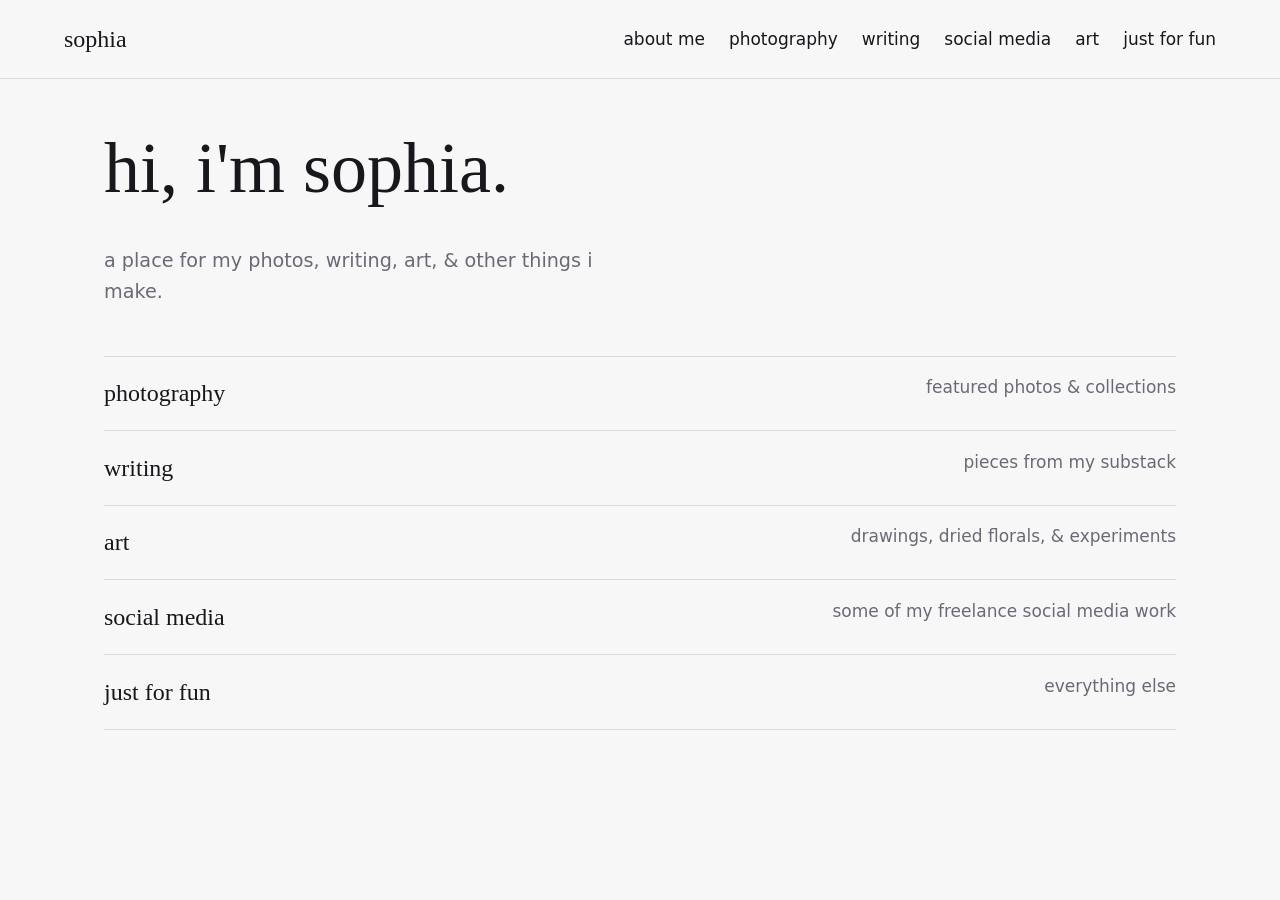
<file: index.html>
<!doctype html>
<html lang="en">
<head>
<meta charset="utf-8">
<meta name="viewport" content="width=device-width, initial-scale=1">
<title>sophia</title>
<link rel="stylesheet" href="css/style.css">
<script src="js/data.js"></script>
<script src="js/components.js"></script>
</head>
<body data-page="">
<site-header></site-header>
<main>
<h1>hi, i'm sophia.</h1>
<p class="lead">a place for my photos, writing, art, & other things i make.</p>
<div class="sections">
<a href="photography.html"><strong>photography</strong><span>featured photos & collections</span></a>
<a href="writing.html"><strong>writing</strong><span>pieces from my substack</span></a>
<a href="art.html"><strong>art</strong><span>drawings, dried florals, & experiments</span></a>
<a href="social-media.html"><strong>social media</strong><span>some of my freelance social media work</span></a>
<a href="just-for-fun.html"><strong>just for fun</strong><span>everything else</span></a>
</div>
</main>
<site-footer></site-footer>
</body>
</html>
</file>
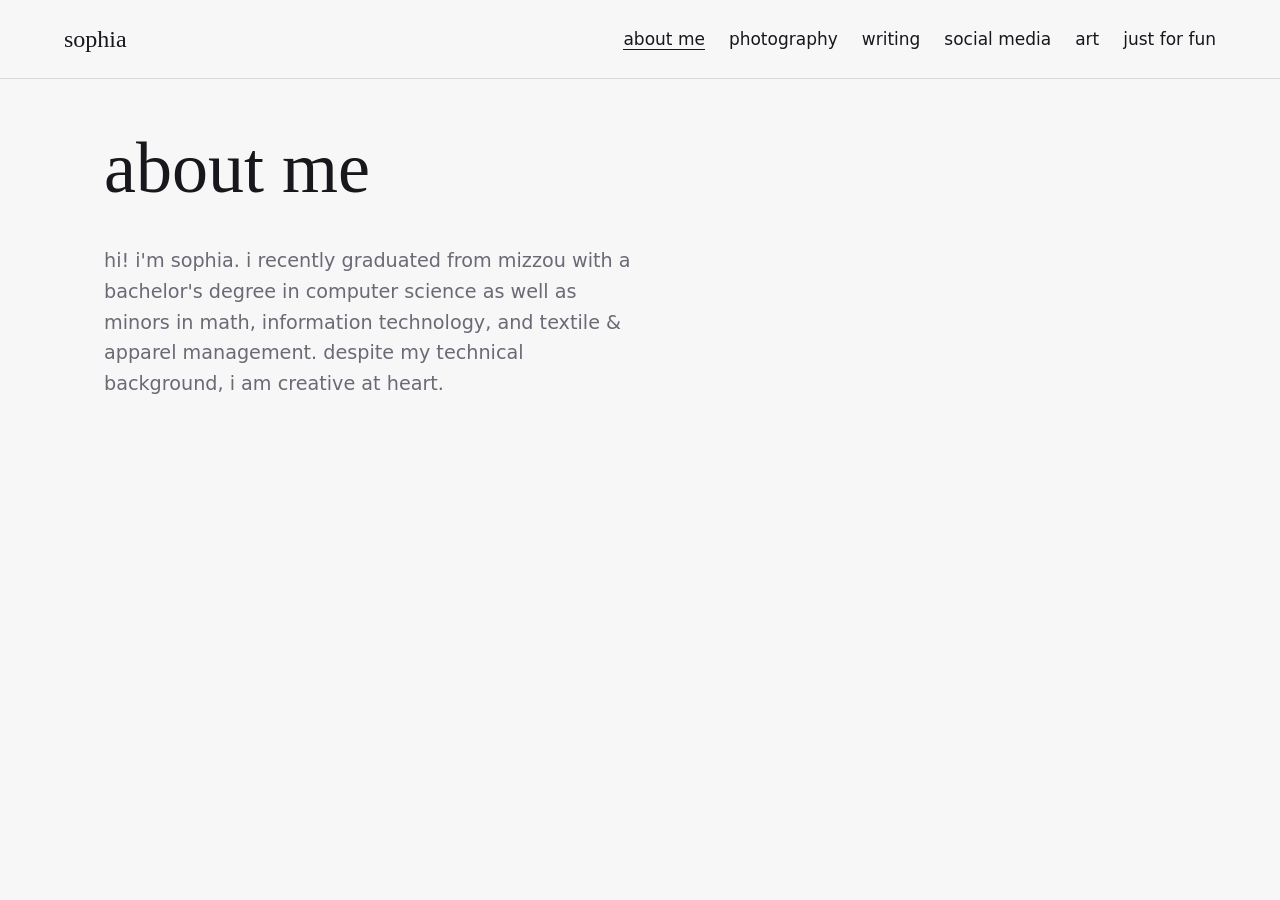
<file: about.html>
<!doctype html>
<html lang="en">
<head>
<meta charset="utf-8">
<meta name="viewport" content="width=device-width, initial-scale=1">
<title>about me</title>
<link rel="stylesheet" href="css/style.css">
<script src="js/data.js"></script>
<script src="js/components.js"></script>
</head>
<body data-page="">
<site-header></site-header>
<main>
<h1>about me</h1>
<p class="lead">hi! i'm sophia. i recently graduated from mizzou with a bachelor's degree in computer science as well as minors in math, information technology, and textile & apparel management. despite my technical background, i am creative at heart.</p>
</main>
<site-footer></site-footer>
</body>
</html>
</file>
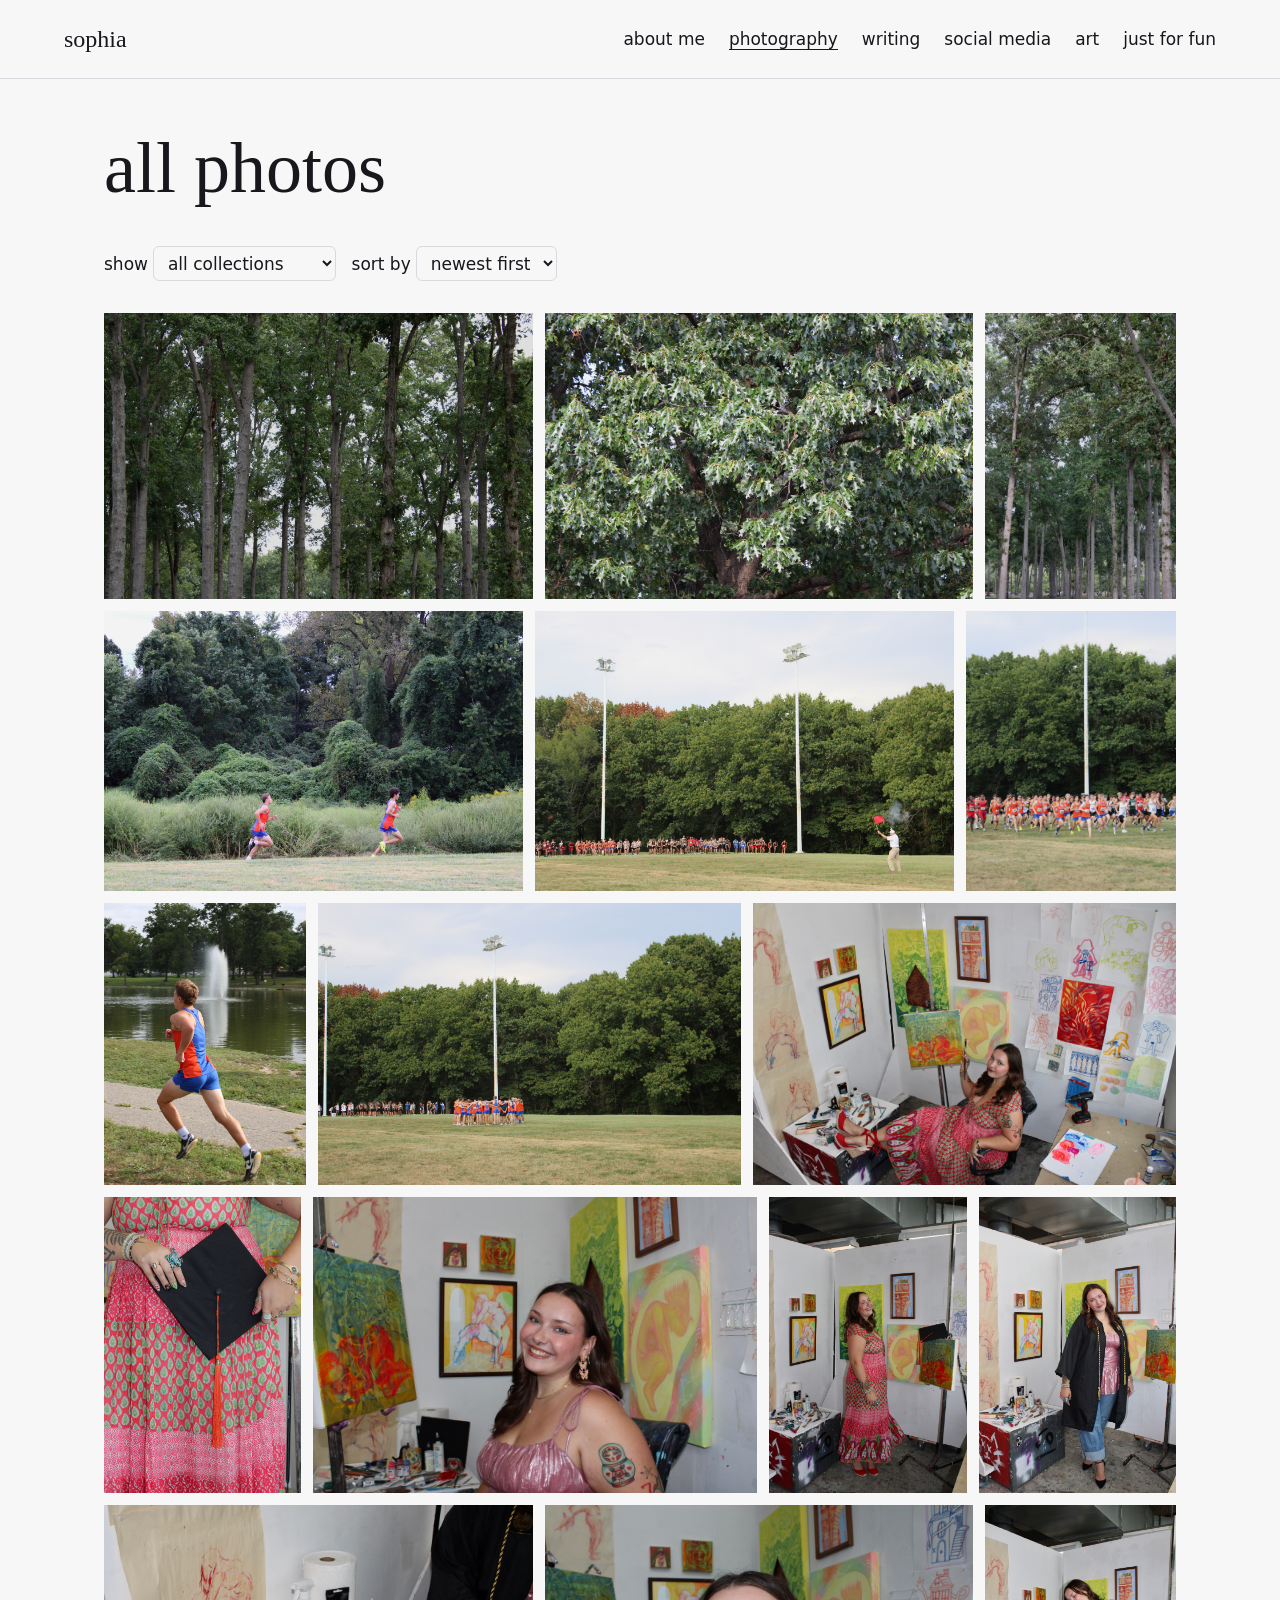
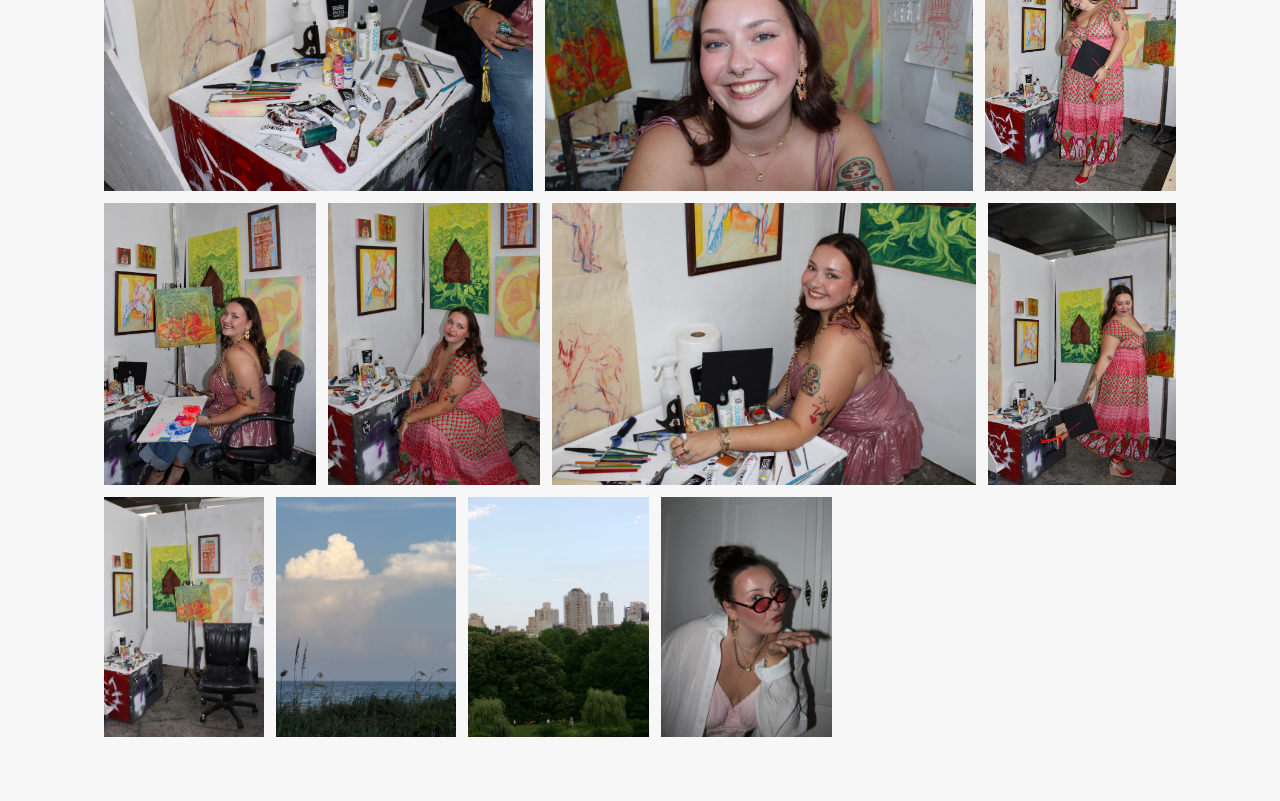
<file: all-photos.html>
<!doctype html>
<html lang="en">
<head>
<meta charset="utf-8">
<meta name="viewport" content="width=device-width, initial-scale=1">
<title>all photos</title>
<link rel="stylesheet" href="css/style.css">
<script src="js/data.js"></script>
<script src="js/components.js"></script>
</head>
<body data-page="all-photos">
<site-header></site-header>
<main>
<h1>all photos</h1>
<div class="controls">
<label>show <select id="filter"></select></label>
<label>sort by <select id="sort"><option value="newest">newest first</option><option value="oldest">oldest first</option><option value="title">title</option></select></label>
</div>
<div class="justified" id="gallery"></div>
</main>
<site-footer></site-footer>
<script src="js/site.js"></script>
</body>
</html>
</file>
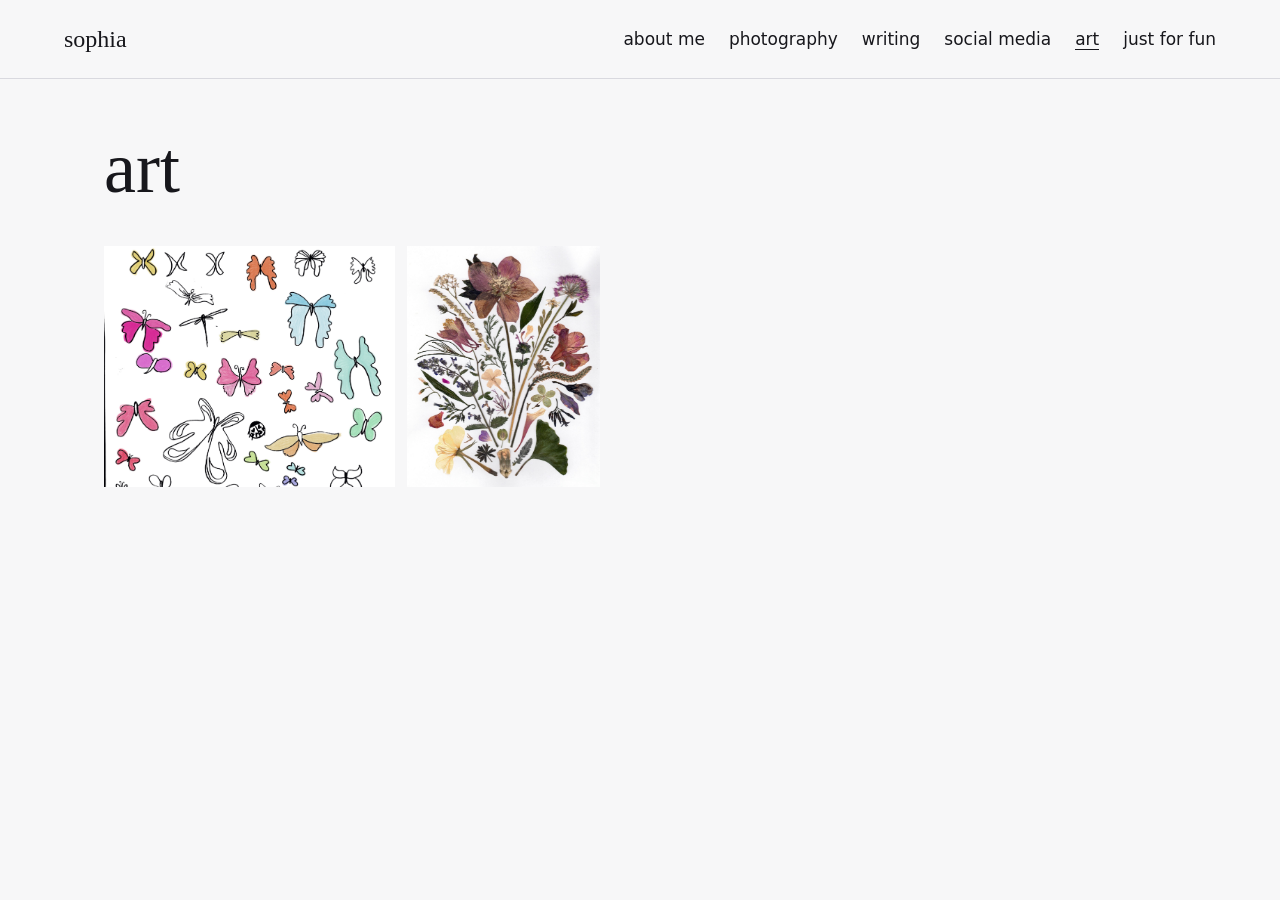
<file: art.html>
<!doctype html>
<html lang="en">
<head>
<meta charset="utf-8">
<meta name="viewport" content="width=device-width, initial-scale=1">
<title>art</title>
<link rel="stylesheet" href="css/style.css">
<script src="js/data.js"></script>
<script src="js/components.js"></script>
</head>
<body data-page="art">
<site-header></site-header>
<main>
<h1>art</h1>
<div class="justified" id="gallery"></div>
</main>
<site-footer></site-footer>
<script src="js/site.js"></script>
</body>
</html>
</file>
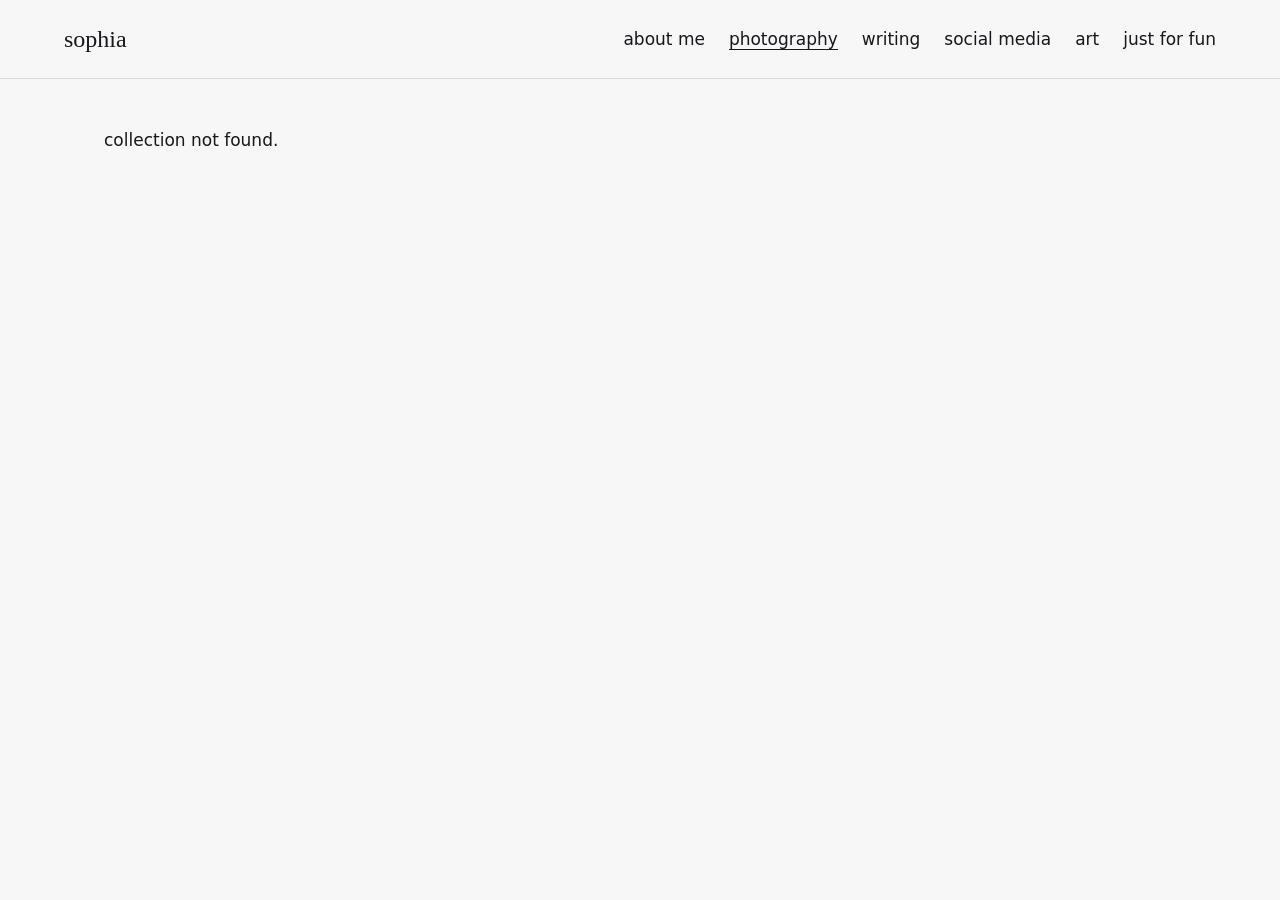
<file: collection.html>
<!doctype html>
<html lang="en">
<head>
<meta charset="utf-8">
<meta name="viewport" content="width=device-width, initial-scale=1">
<title>collection</title>
<link rel="stylesheet" href="css/style.css">
<script src="js/data.js"></script>
<script src="js/components.js"></script>
</head>
<body data-page="collection">
<site-header></site-header>
<main>
<h1 id="title"></h1>
<p class="lead" id="blurb" hidden></p>
<div class="justified" id="gallery"></div>
<p><a href="photography.html">back to photography</a></p>
</main>
<site-footer></site-footer>
<script src="js/site.js"></script>
</body>
</html>
</file>
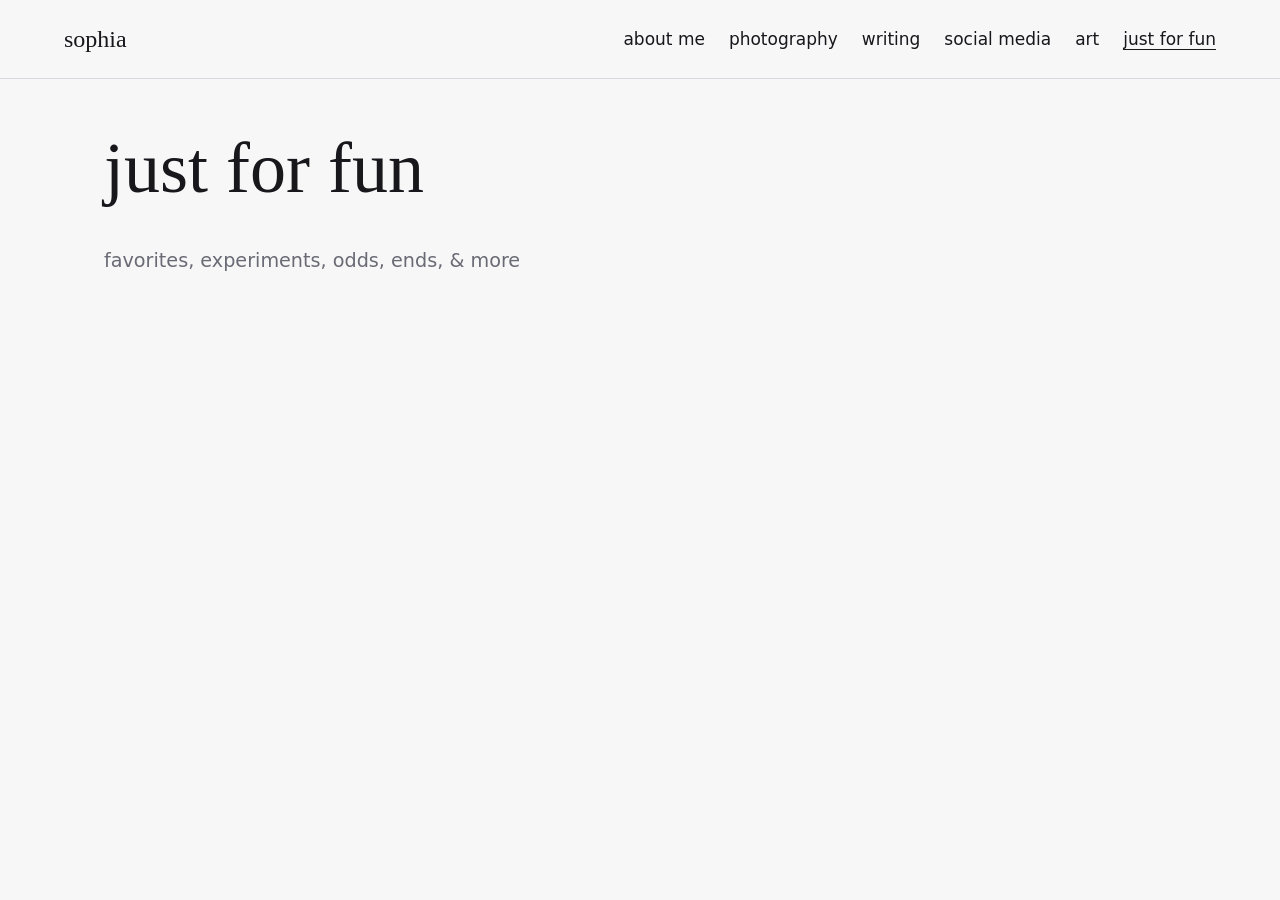
<file: just-for-fun.html>
<!doctype html>
<html lang="en">
<head>
<meta charset="utf-8">
<meta name="viewport" content="width=device-width, initial-scale=1">
<title>just for fun</title>
<link rel="stylesheet" href="css/style.css">
<script src="js/data.js"></script>
<script src="js/components.js"></script>
</head>
<body data-page="">
<site-header></site-header>
<main>
<h1>just for fun</h1>
<p class="lead">favorites, experiments, odds, ends, & more</p>
</main>
<site-footer></site-footer>
</body>
</html>
</file>
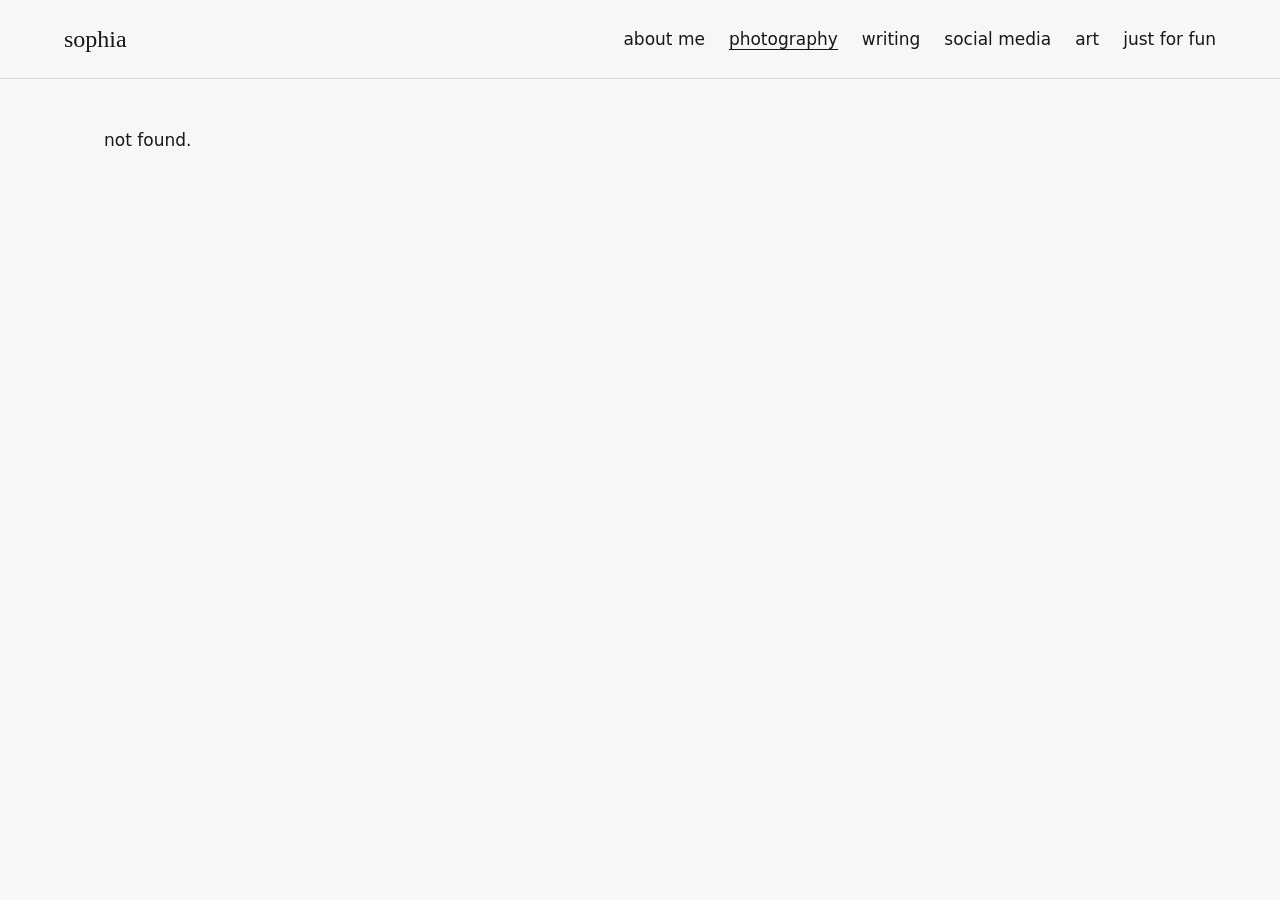
<file: photo.html>
<!doctype html>
<html lang="en">
<head>
<meta charset="utf-8">
<meta name="viewport" content="width=device-width, initial-scale=1">
<title>photo</title>
<link rel="stylesheet" href="css/style.css">
<script src="js/data.js"></script>
<script src="js/components.js"></script>
</head>
<body data-page="photo">
<site-header></site-header>
<main>

</main>
<site-footer></site-footer>
<script src="js/site.js"></script>
</body>
</html>
</file>
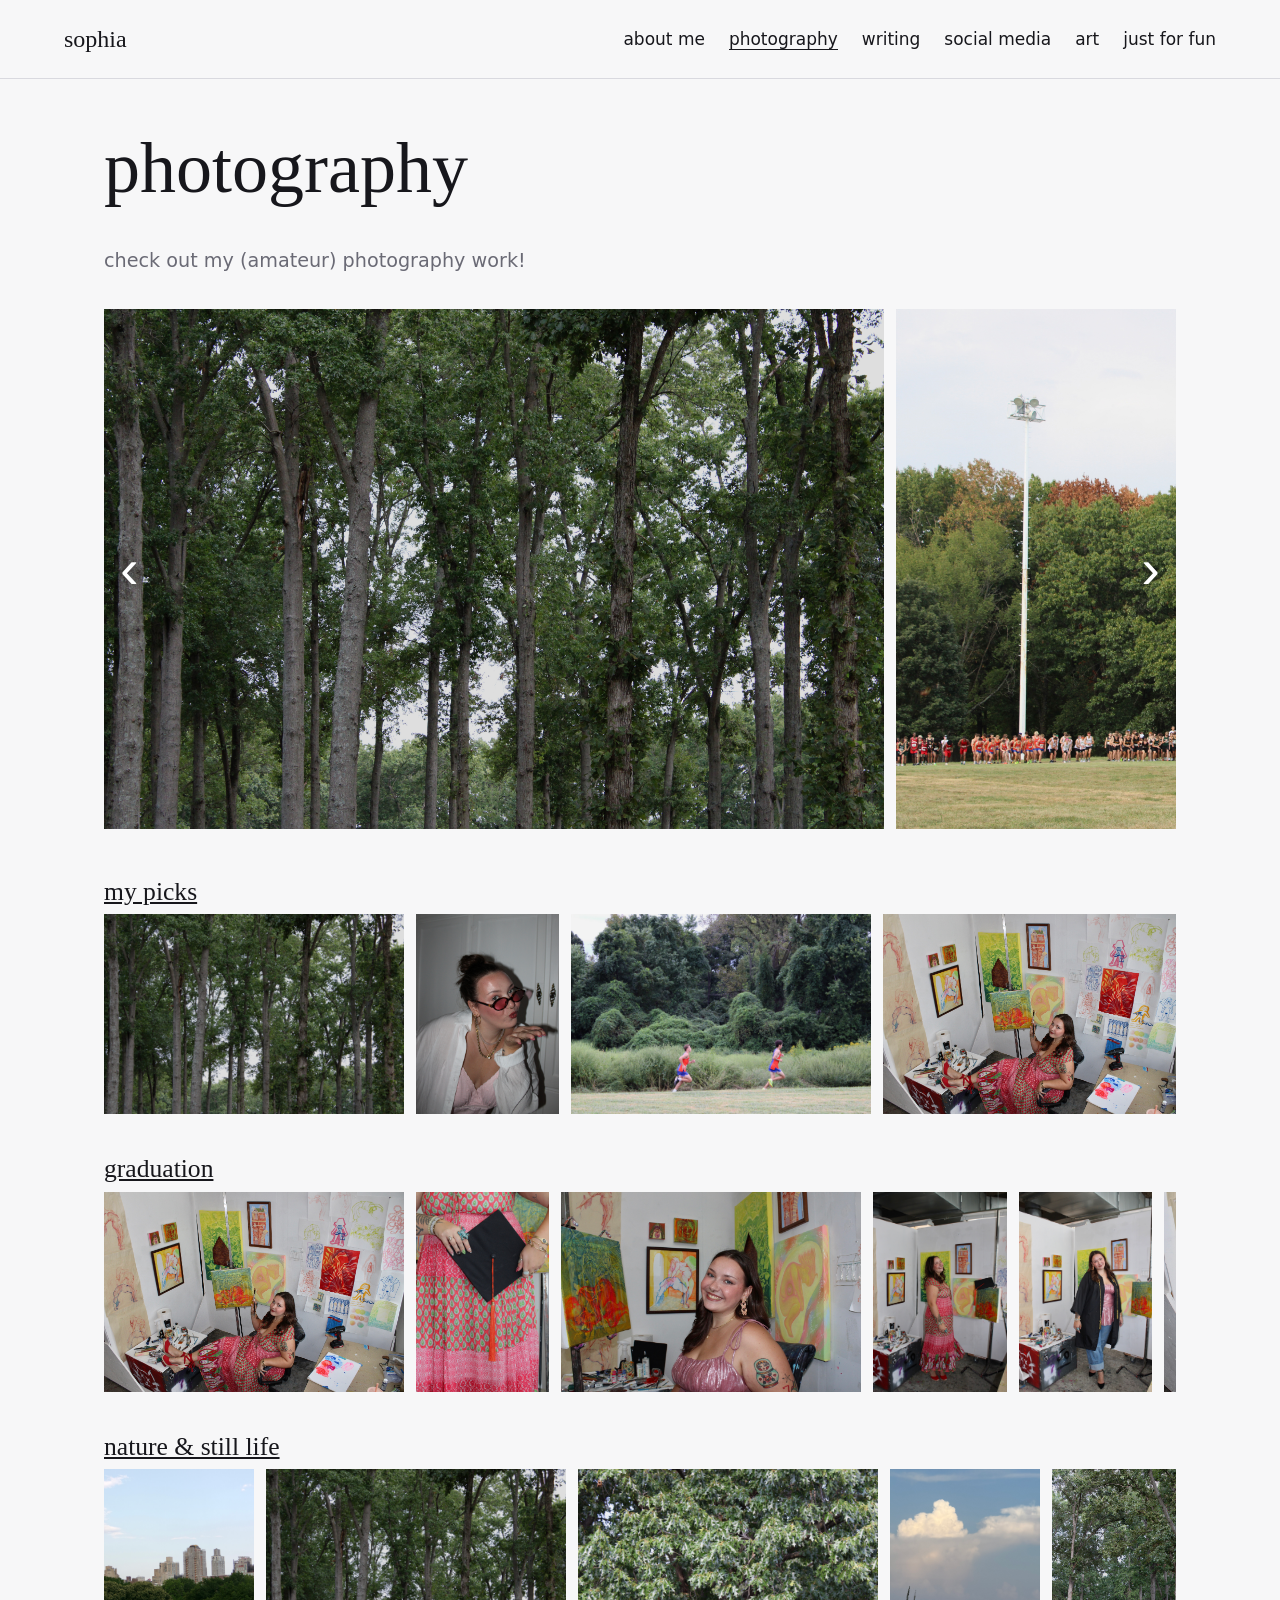
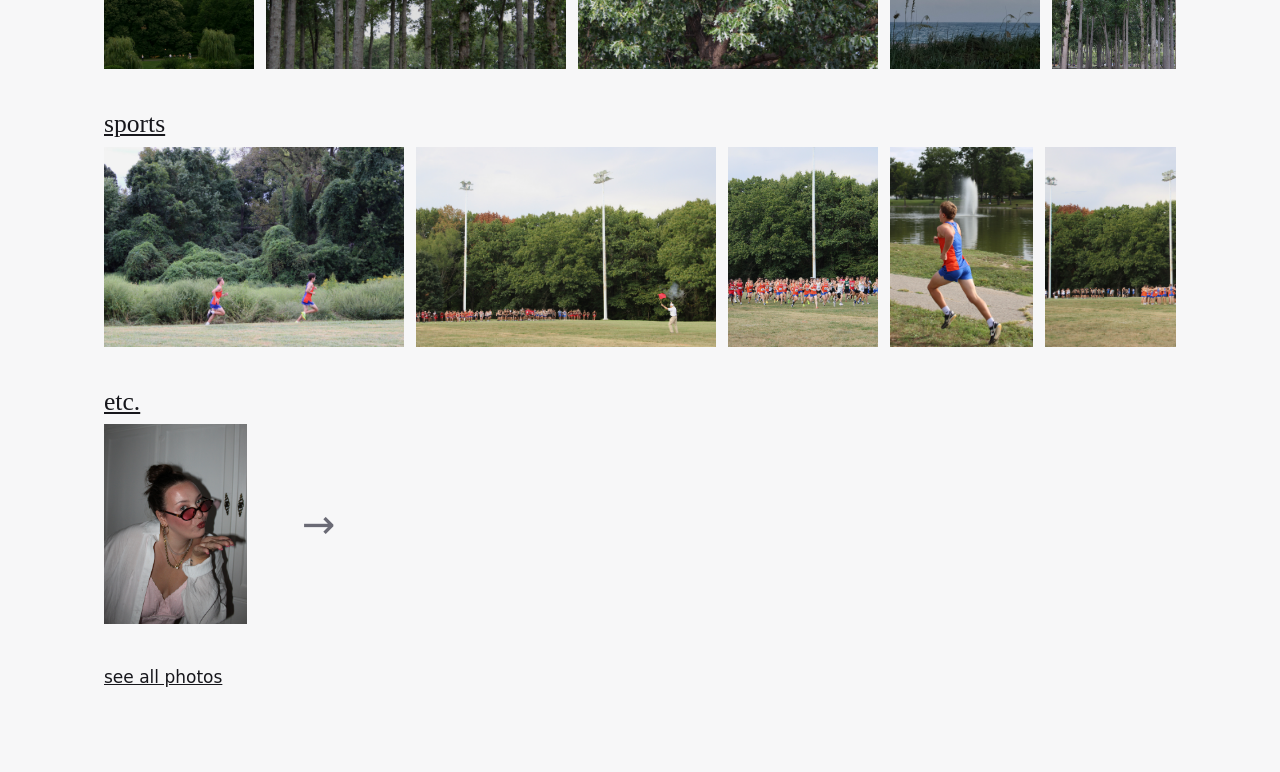
<file: photography.html>
<!doctype html>
<html lang="en">
<head>
<meta charset="utf-8">
<meta name="viewport" content="width=device-width, initial-scale=1">
<title>photography</title>
<link rel="stylesheet" href="css/style.css">
<script src="js/data.js"></script>
<script src="js/components.js"></script>
</head>
<body data-page="photography">
<site-header></site-header>
<main>
<h1>photography</h1>
<p class="lead" id="subtitle">check out my (amateur) photography work!</p>
<div class="slider" role="region" aria-roledescription="carousel" aria-label="featured photos">
<div class="track" id="track"></div>
<button class="prev" id="prev" aria-label="previous photo">&lsaquo;</button>
<button class="next" id="next" aria-label="next photo">&rsaquo;</button>
</div>
<div id="rows"></div>
<p><a href="all-photos.html">see all photos</a></p>
</main>
<site-footer></site-footer>
<script src="js/site.js"></script>
</body>
</html>
</file>
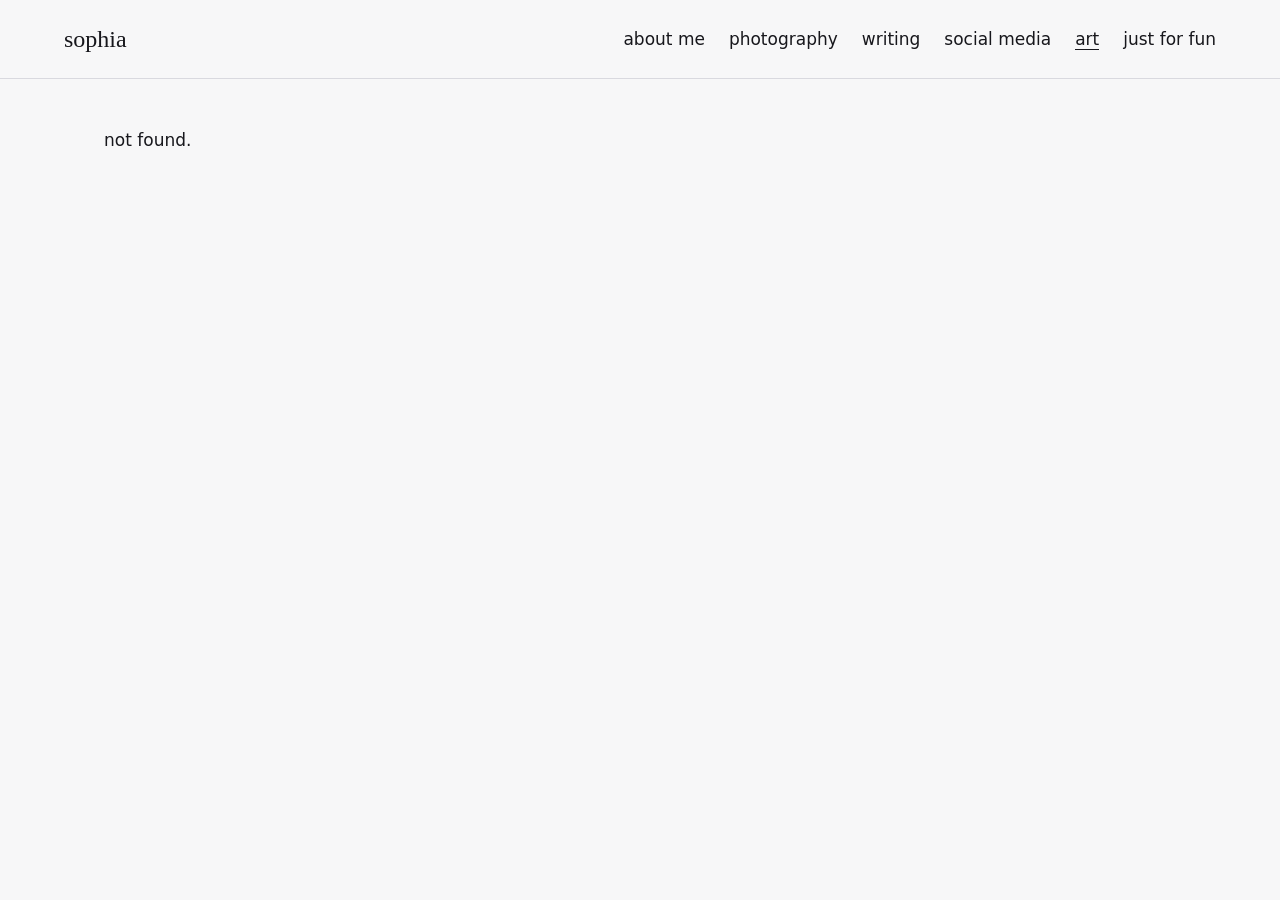
<file: piece.html>
<!doctype html>
<html lang="en">
<head>
<meta charset="utf-8">
<meta name="viewport" content="width=device-width, initial-scale=1">
<title>art</title>
<link rel="stylesheet" href="css/style.css">
<script src="js/data.js"></script>
<script src="js/components.js"></script>
</head>
<body data-page="piece">
<site-header></site-header>
<main>

</main>
<site-footer></site-footer>
<script src="js/site.js"></script>
</body>
</html>
</file>
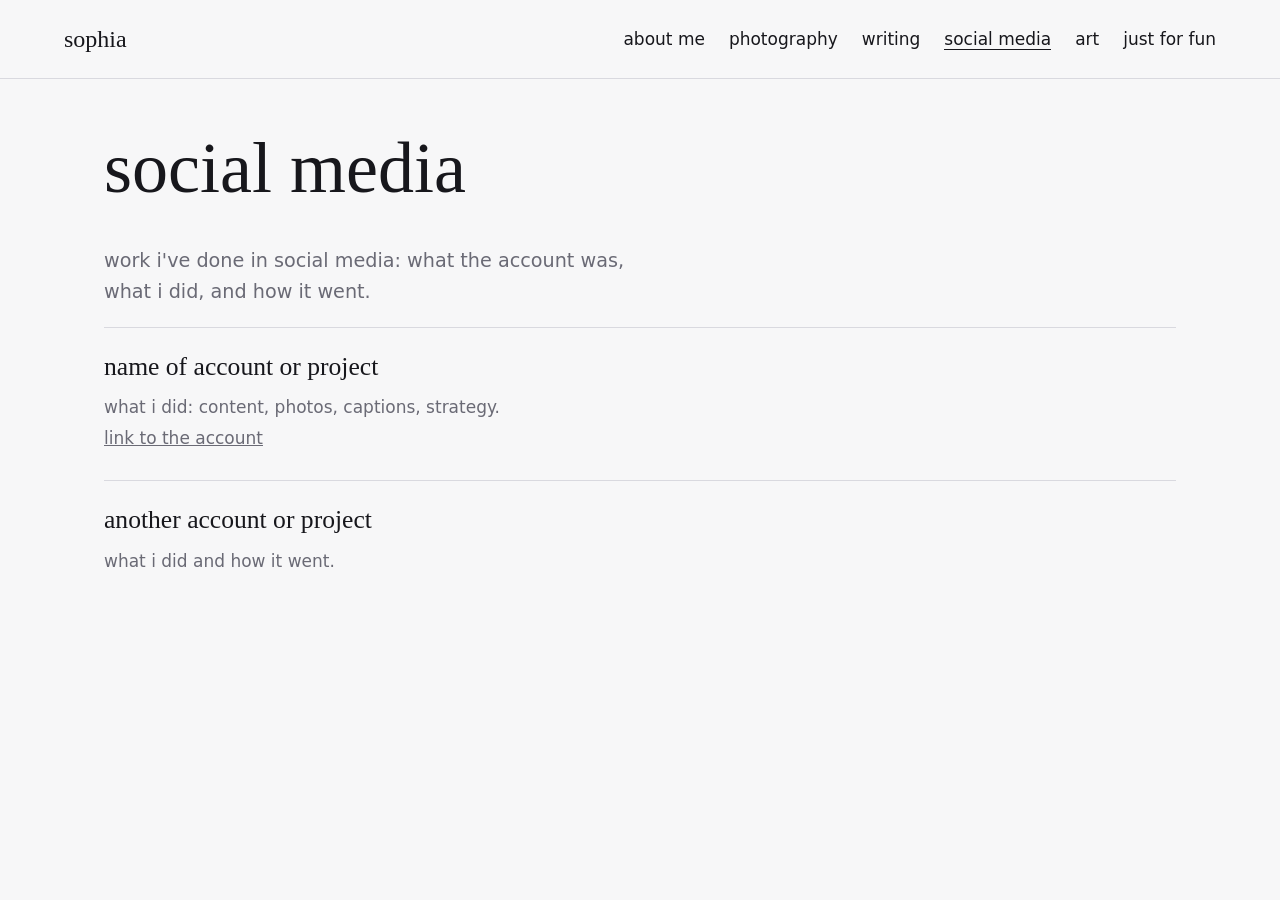
<file: social-media.html>
<!doctype html>
<html lang="en">
<head>
<meta charset="utf-8">
<meta name="viewport" content="width=device-width, initial-scale=1">
<title>social media</title>
<link rel="stylesheet" href="css/style.css">
<script src="js/data.js"></script>
<script src="js/components.js"></script>
</head>
<body data-page="">
<site-header></site-header>
<main>
<h1>social media</h1>
<p class="lead">work i've done in social media: what the account was, what i did, and how it went.</p>
<div class="entry"><h2>name of account or project</h2><p>what i did: content, photos, captions, strategy.</p><p><a href="https://example.com">link to the account</a></p></div>
<div class="entry"><h2>another account or project</h2><p>what i did and how it went.</p></div>
</main>
<site-footer></site-footer>
</body>
</html>
</file>
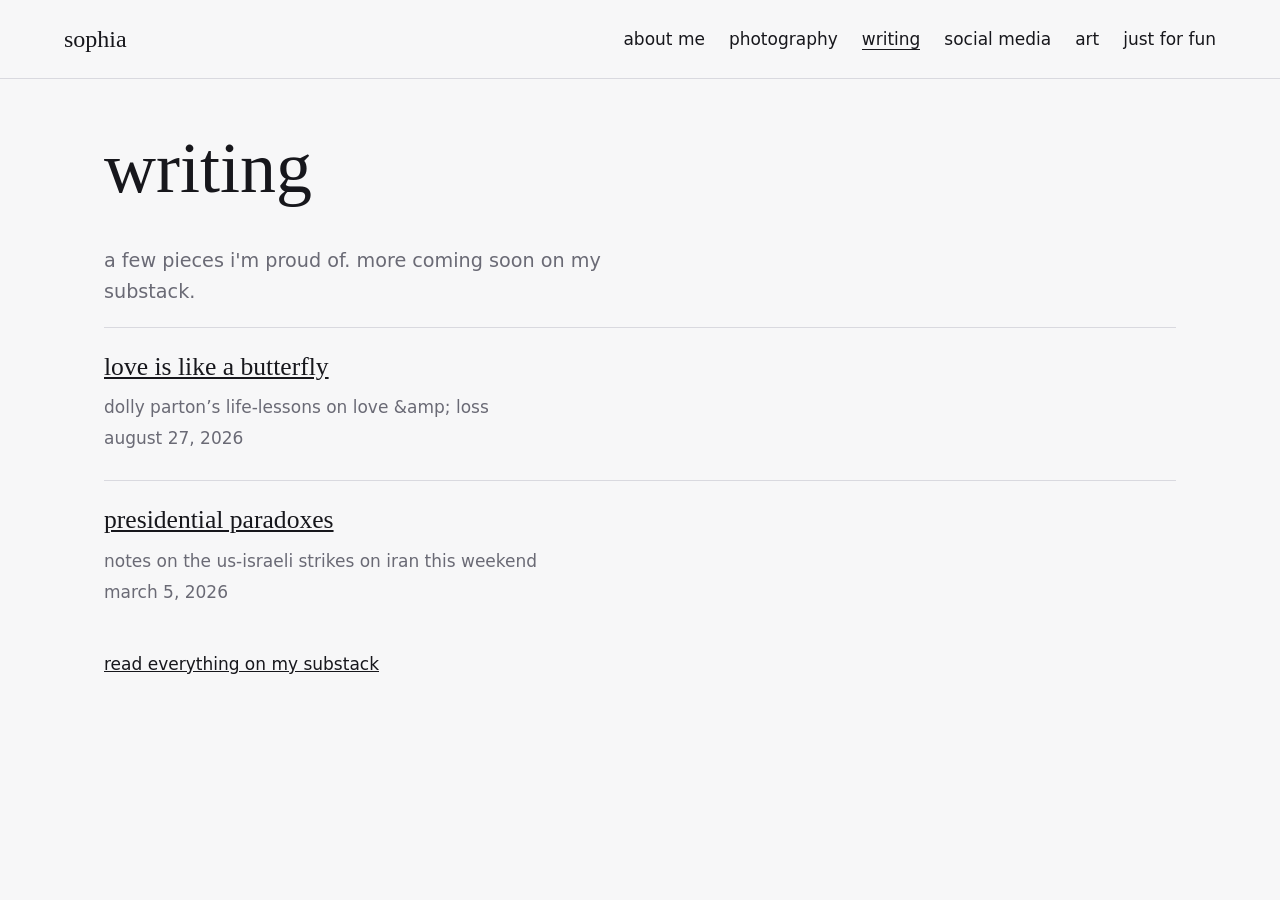
<file: writing.html>
<!doctype html>
<html lang="en">
<head>
<meta charset="utf-8">
<meta name="viewport" content="width=device-width, initial-scale=1">
<title>writing</title>
<link rel="stylesheet" href="css/style.css">
<script src="js/data.js"></script>
<script src="js/components.js"></script>
</head>
<body data-page="writing">
<site-header></site-header>
<main>
<h1>writing</h1>
<p class="lead">a few pieces i'm proud of. more coming soon on my substack.</p>
<!-- copy an entry block for each piece. replace the link with the post's url. -->
<!--<div class="entry"><h2><a href="https://shopiashares.substack.com/p/love-is-like-a-butterfly">Love Is Like a Butterfly</a></h2><p>Dolly Parton's life lessons on love & loss</p></div>
<div class="entry"><h2><a href="https://shopiashares.substack.com/p/presidential-paradoxes">Presidential Paradoxes</a></h2><p>notes on the US-Israeli strikes on Iran this weekend</p></div>
-->
<div id="posts"></div>
<p><a href="https://substack.com/@shopiashares">read everything on my substack</a></p>
</main>
<site-footer></site-footer>
<script src="js/site.js"></script>
</body>
</html>
</file>
<file: css/style.css>
:root{--bg:#f7f7f8;--ink:#17171c;--muted:#6a6a75;--line:#d9d9df;--accent:#2f3fb8;--gap:12px}
*{box-sizing:border-box}
body{margin:0;background:var(--bg);color:var(--ink);font:17px/1.6 system-ui,-apple-system,"Segoe UI",sans-serif;text-transform:lowercase}
a{color:inherit}
a:hover,a:focus-visible{color:var(--accent)}
h1,h2,h3{font-family:Georgia,"Iowan Old Style",serif;font-weight:400;line-height:1.15;margin:0 0 .5em}
h1{font-size:clamp(2.4rem,7vw,4.5rem)}
h2{font-size:1.6rem}
header.site{display:flex;justify-content:space-between;align-items:center;flex-wrap:wrap;gap:1rem;padding:1.25rem 5vw;border-bottom:1px solid var(--line)}
.logo{font-family:Georgia,serif;font-size:1.5rem;text-decoration:none}
nav ul{list-style:none;margin:0;padding:0;display:flex;gap:1.5rem;flex-wrap:wrap}
nav a{text-decoration:none}
nav a[aria-current]{border-bottom:1px solid var(--ink)}
main{max-width:1200px;margin:0 auto;padding:3rem 5vw 4rem}
.lead{font-size:1.2rem;color:var(--muted);max-width:34rem}
.sections{margin-top:3rem}
.sections a{display:flex;justify-content:space-between;gap:1rem;padding:1.1rem 0;border-top:1px solid var(--line);text-decoration:none}
.sections a:last-child{border-bottom:1px solid var(--line)}
.sections strong{font-family:Georgia,serif;font-size:1.5rem;font-weight:400}
.sections span{color:var(--muted);text-align:right}
.justified{display:flex;flex-wrap:wrap;gap:var(--gap)}
.justified::after{content:"";flex-grow:999}
.justified a{display:block}
.justified img{display:block;width:100%;height:auto}
/*.slider{position:relative;overflow:hidden;margin:2rem 0 3rem;background:#e9e9ec}
.track{display:flex;transition:transform .7s ease}
.slide{flex:none;width:100%;height:min(70vh,560px);display:flex;justify-content:center;align-items:center}
.slide img{max-width:100%;max-height:100%;object-fit:contain}
.slider button{position:absolute;top:50%;transform:translateY(-50%);width:2.75rem;height:2.75rem;border:0;border-radius:50%;background:rgba(247,247,248,.85);color:var(--ink);font-size:1.6rem;line-height:1;cursor:pointer}
.slider .prev{left:.75rem}.slider .next{right:.75rem}
.rowhead{display:flex;justify-content:space-between;align-items:baseline;gap:1rem}
.strip{display:flex;gap:var(--gap);overflow-x:auto;padding-bottom:.5rem}
.strip a{flex:none}
.strip img{display:block;height:200px;width:auto}*/
.row{margin-bottom:2.5rem}
.controls{display:flex;flex-wrap:wrap;gap:1rem;margin:1.5rem 0 2rem}
select{font:inherit;text-transform:lowercase;color:var(--ink);background:var(--bg);border:1px solid var(--line);border-radius:6px;padding:.35rem .6rem}
.big{display:block;max-width:100%;max-height:80vh;width:auto;height:auto;margin:1.5rem 0}
dl{display:grid;grid-template-columns:max-content 1fr;gap:.25rem 1.5rem;margin:1rem 0;color:var(--muted)}
dt{color:var(--ink)}dd{margin:0}
.desc{max-width:40rem;white-space:pre-line}
[hidden]{display:none!important}
.entry{padding:1.5rem 0;border-top:1px solid var(--line)}
.entry p{margin:.25rem 0;color:var(--muted)}
footer.site{padding:2rem 5vw;border-top:1px solid var(--line);color:var(--muted);font-size:.9rem}
@media (prefers-reduced-motion:reduce){.track{transition:none}}
.has-sub{position:relative}
.has-sub ul{display:none;position:absolute;top:100%;left:-.75rem;flex-direction:column;gap:.25rem;background:var(--bg);border:1px solid var(--line);padding:.75rem;min-width:12rem;z-index:5}
.has-sub:hover ul,.has-sub:focus-within ul{display:flex}

.slider{--h:min(70vh,520px);position:relative;overflow:hidden;margin:2rem 0 3rem}
.track{position:relative;display:flex;gap:var(--gap);transition:transform .7s ease}
.slide{flex:none;max-width:100%;height:var(--h)}
.slide img{display:block;height:100%;width:auto;max-width:100%;object-fit:contain}
.slider button{position:absolute;top:50%;transform:translateY(-50%);z-index:2;background:none;border:0;padding:.25rem .75rem;color:#fff;font-size:3.5rem;line-height:1;cursor:pointer;text-shadow:0 0 8px rgba(0,0,0,.55)}
.slider .prev{left:.25rem}
.slider .next{right:.25rem}
.row h2{margin-bottom:.5rem}
.strip{display:flex;gap:var(--gap);overflow-x:auto;overflow-y:hidden;overscroll-behavior-x:contain;scrollbar-width:none;-ms-overflow-style:none}
.strip::-webkit-scrollbar{display:none}
.strip a{flex:none}
.strip img{display:block;height:200px;width:auto}
.strip .more{display:flex;align-items:center;justify-content:center;width:120px;height:200px;font-size:2.5rem;text-decoration:none;color:var(--muted)}
.strip .more:hover{color:var(--accent)}
site-header,site-footer{display:block}
</file>
